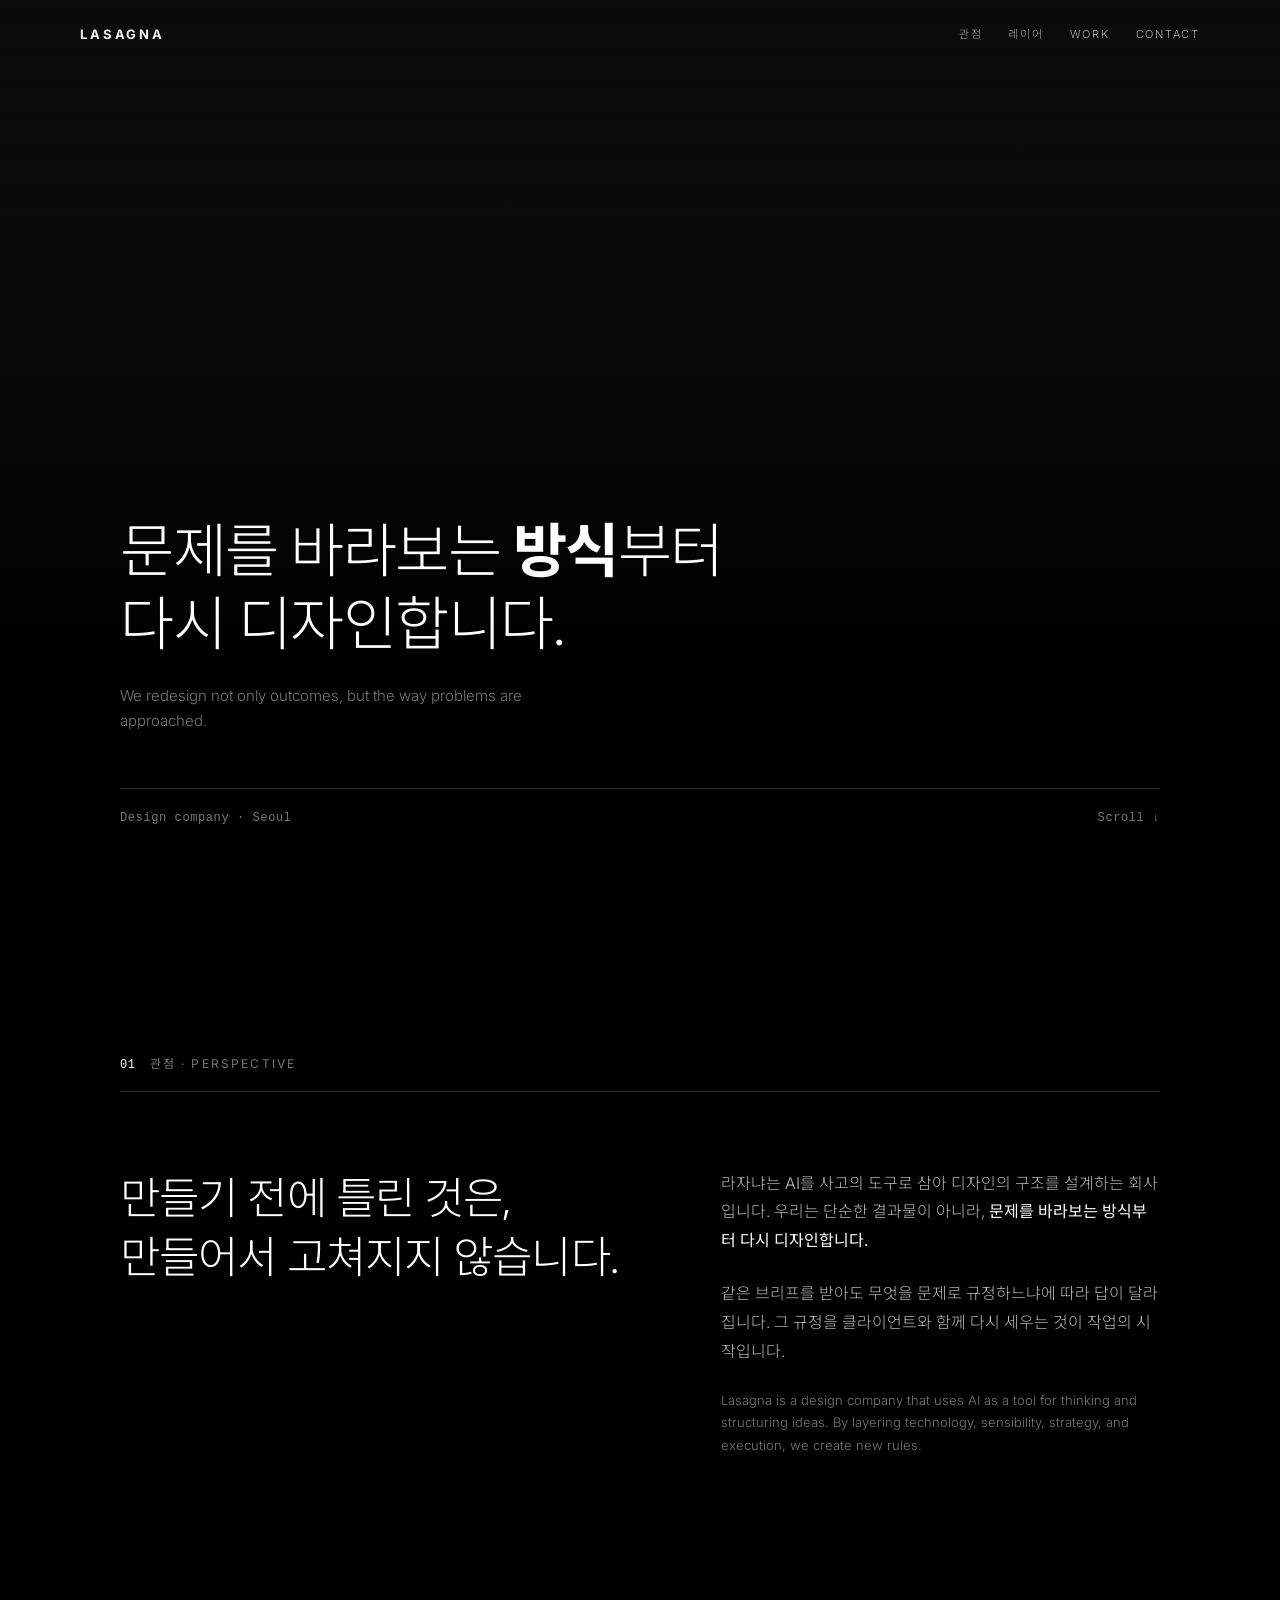
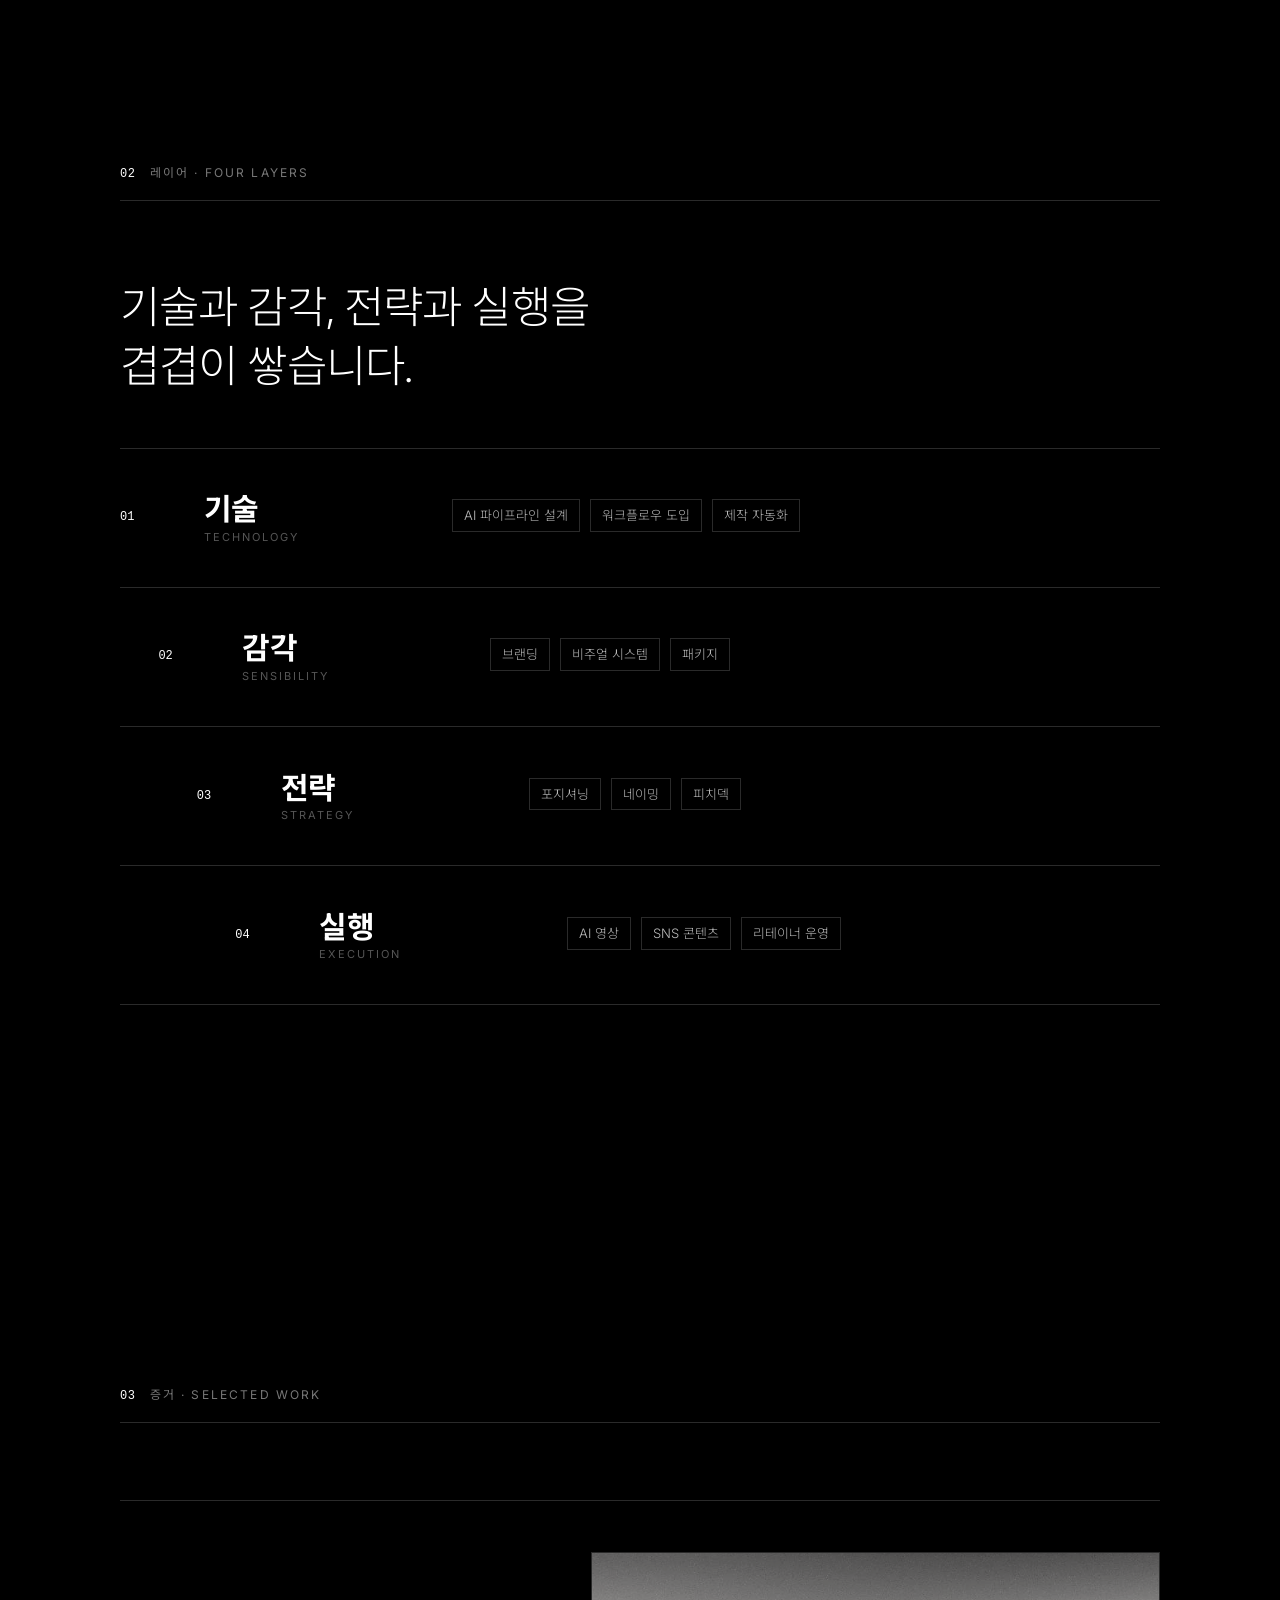
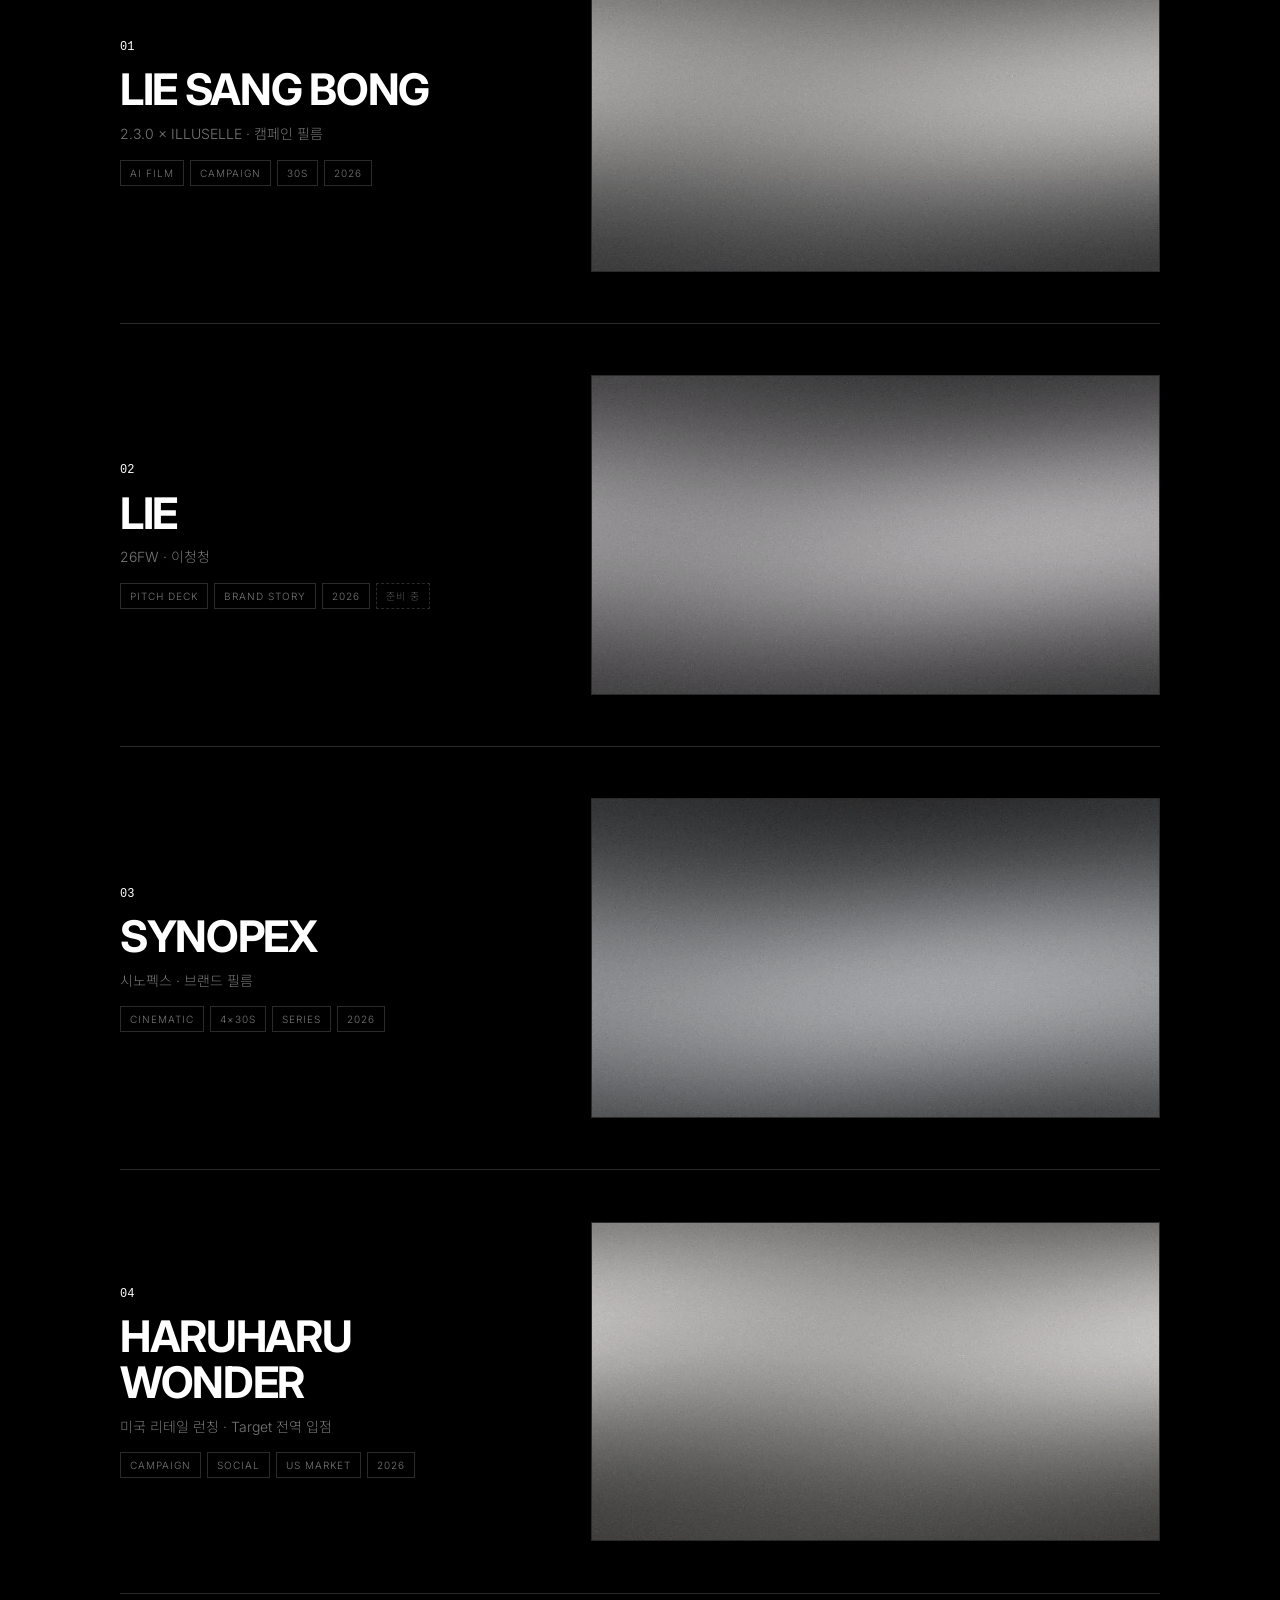
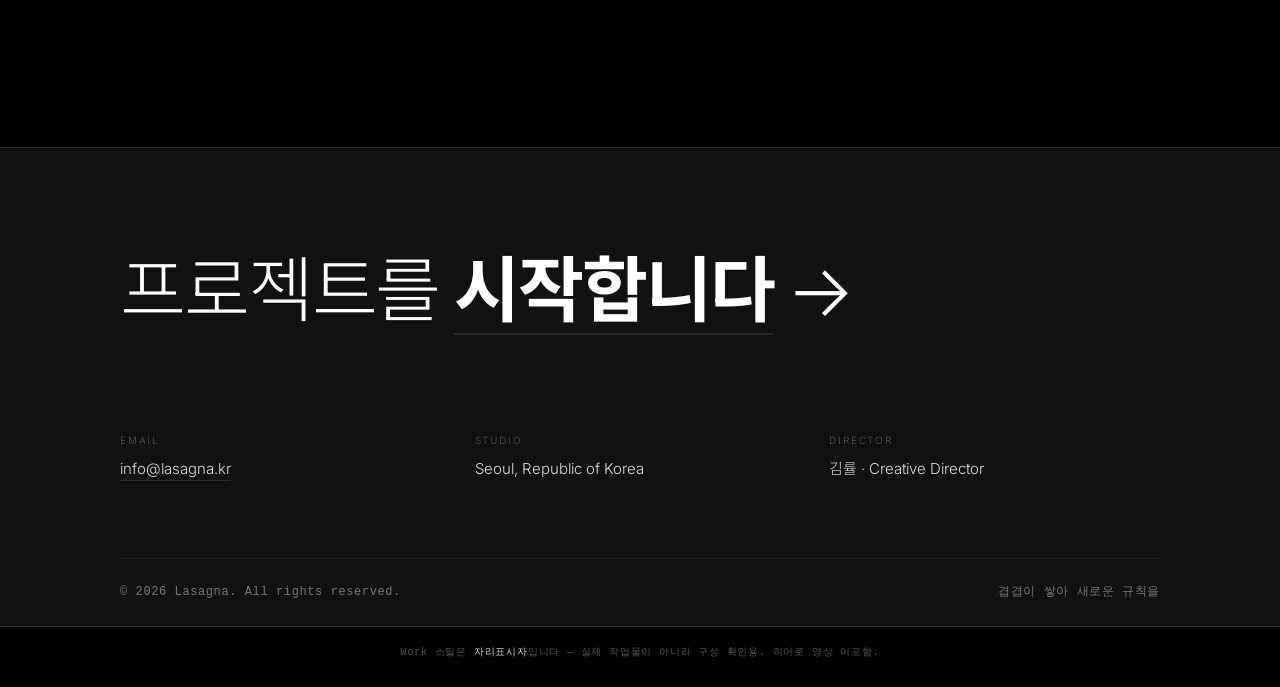
<file: preview/lasagna-home-v3.html>
<!DOCTYPE html>
<html lang="ko">
<head>
<meta charset="UTF-8">
<meta name="viewport" content="width=device-width, initial-scale=1.0">
<title>Lasagna Home v3</title>
<meta name="description" content="라자냐는 AI를 사고의 도구로 삼아 디자인의 구조를 설계하는 회사입니다. 기술과 감각, 전략과 실행을 겹겹이 쌓아 새로운 규칙을 만들어갑니다.">
<meta name="theme-color" content="#000000">
<meta property="og:type" content="website">
<meta property="og:title" content="Lasagna">
<meta property="og:description" content="문제를 바라보는 방식부터 다시 디자인합니다.">
<meta property="og:image" content="assets/kv/og.jpg">
<meta property="og:locale" content="ko_KR">
<link href="https://fonts.googleapis.com/css2?family=Inter:wght@300;400;700&family=Noto+Sans+KR:wght@300;400;700&display=swap" rel="stylesheet">
<style>
/* ==========================================================================
   LASAGNA — Base
   구조 원리: 겹겹이 쌓기(layering). 이름이 곧 방법론이다.

   타입: 현재 라이브 사이트와 동일하게 Inter + Noto Sans KR.
        둘 다 고딕이라 "올고딕" 하드룰을 만족한다. 브랜드에 이미 자리잡은
        조합이므로 시스템 폰트로 바꾸지 않는다.

   컬러: 흑백 기조. 액센트는 --accent 한 줄로 바뀐다.
        (라이브 사이트에 액센트 컬러가 없어 흑백을 기본값으로 둔다)
   ========================================================================== */

:root {
  --bg:        #000;
  --bg-raise:  #111;
  --bg-layer:  #0a0a0a;

  --fg:        #fff;
  --fg-2:      #ddd;
  --fg-3:      #bbb;
  --fg-4:      #777;
  --fg-5:      #555;

  --rule:      #2a2a2a;
  --rule-soft: #1c1c1c;

  /* 액센트 — 흑백 기조에서는 흰색. 주황안은 이 한 줄만 바꾼다. */
  --accent:    var(--fg);

  --font: 'Inter', 'Noto Sans KR', -apple-system, 'Apple SD Gothic Neo',
          Helvetica, Arial, sans-serif;
  --mono: 'Courier New', ui-monospace, monospace;

  --margin: 24px;
  --maxw:   1200px;
  --ease:   cubic-bezier(0.22, 1, 0.36, 1);
}

@media (min-width: 768px)  { :root { --margin: 50px; } }
@media (min-width: 1280px) { :root { --margin: 80px; } }

*, *::before, *::after { box-sizing: border-box; }

html { -webkit-text-size-adjust: 100%; scroll-behavior: smooth; }
@media (prefers-reduced-motion: reduce) { html { scroll-behavior: auto; } }

body {
  margin: 0;
  background: var(--bg);
  color: var(--fg);
  font-family: var(--font);
  font-weight: 300;
  font-size: 16px;
  line-height: 1.6;
  -webkit-font-smoothing: antialiased;
  -moz-osx-font-smoothing: grayscale;
  overflow-x: hidden;
}

h1, h2, h3, h4, p, figure, ul, ol, dl, dd { margin: 0; }
ul, ol { padding: 0; list-style: none; }
img, video { display: block; max-width: 100%; }
a { color: inherit; text-decoration: none; }
button { font: inherit; color: inherit; background: none; border: 0; cursor: pointer; }

/* 올고딕 하드룰: 가짜 이탤릭 금지. 한글엔 진짜 이탤릭이 없다. */
em, i, cite, dfn { font-style: normal; }

::selection { background: var(--fg); color: var(--bg); }

:focus-visible { outline: 1px solid var(--accent); outline-offset: 4px; }

.skip {
  position: absolute; left: -9999px; top: 0; z-index: 999;
  background: var(--fg); color: var(--bg); padding: 12px 18px; font-weight: 700;
}
.skip:focus { left: 0; }

/* --- 레이아웃 ------------------------------------------------------------- */
.shell {
  width: 100%; max-width: var(--maxw);
  margin-inline: auto; padding-inline: var(--margin);
}

.section { padding-block: clamp(90px, 12vw, 180px); }

/* 섹션 머리 — 번호 + 라벨, 헤어라인 */
.sec-head {
  display: flex; align-items: baseline; gap: 14px;
  padding-bottom: 16px; margin-bottom: clamp(40px, 6vw, 80px);
  border-bottom: 1px solid var(--rule);
}
.sec-num {
  font-family: var(--mono); font-size: 0.75rem;
  color: var(--accent); letter-spacing: 0.05em;
}
.sec-label {
  font-size: 0.75rem; font-weight: 400;
  letter-spacing: 0.18em; text-transform: uppercase; color: var(--fg-4);
}

/* --- 타입 ----------------------------------------------------------------- */
.t-lead {
  font-size: clamp(1.5rem, 3.6vw, 2.75rem);
  line-height: 1.35; font-weight: 300; letter-spacing: -0.02em;
  text-wrap: balance;
}
.t-body { font-size: 1rem; line-height: 1.8; color: var(--fg-3); font-weight: 300; }
.t-small { font-size: 0.8125rem; line-height: 1.7; color: var(--fg-4); }

.mono {
  font-family: var(--mono); font-size: 0.75rem;
  letter-spacing: 0.05em; color: var(--fg-4);
}

/* --- 리빌 -----------------------------------------------------------------
   기본은 '보이는' 상태다. JS 가 <html> 에 .js 를 붙였을 때만 숨겼다가
   스크롤에 맞춰 드러낸다. 스크립트가 죽어도 내용은 남는다. */
.reveal { opacity: 1; transform: none; }
.js .reveal {
  opacity: 0; transform: translateY(20px);
  transition: opacity 0.8s var(--ease), transform 0.8s var(--ease);
  transition-delay: var(--d, 0ms);
}
.js .reveal.in { opacity: 1; transform: none; }
@media (prefers-reduced-motion: reduce) {
  .reveal { opacity: 1; transform: none; transition: none; }
}

/* 액센트 텍스트 유틸 */
.accent { color: var(--accent); }

/* ==========================================================================
   LASAGNA — Home v3
   ========================================================================== */

/* --------------------------------------------------------------- NAV ----- */
.nav {
  position: fixed; inset: 0 0 auto 0; z-index: 60;
  display: flex; align-items: center; justify-content: space-between;
  padding: 24px var(--margin);
  mix-blend-mode: difference;
}
.nav__logo img { width: 96px; height: auto; filter: invert(1) brightness(100); }
.nav__links { display: none; gap: 26px; }
@media (min-width: 840px) { .nav__links { display: flex; } }
.nav__link {
  font-size: 0.6875rem; letter-spacing: 0.16em; text-transform: uppercase;
  color: var(--fg-3); transition: color 0.3s var(--ease);
}
.nav__link:hover { color: var(--fg); }

/* -------------------------------------------------------------- HERO ----- */
.hero {
  position: relative; min-height: 100svh;
  display: flex; align-items: flex-end;
  padding-bottom: clamp(48px, 8vh, 96px);
  overflow: hidden;
}
.hero__media { position: absolute; inset: 0; z-index: -2; background: var(--bg); }
.hero__video {
  width: 100%; height: 100%; object-fit: cover;
  filter: saturate(0.15) contrast(1.1) brightness(0.5);
  opacity: 0; transition: opacity 1.2s var(--ease);
}
.hero__video.ready { opacity: 1; }
.hero__media::after {
  content: ""; position: absolute; inset: 0;
  background: linear-gradient(180deg, #151515 0%, #000 80%);
  opacity: 1; transition: opacity 1.2s var(--ease);
}
.hero[data-video="ok"] .hero__media::after { opacity: 0; }
.hero__scrim {
  position: absolute; inset: 0; z-index: -1;
  background: linear-gradient(180deg, rgba(0,0,0,0.5), rgba(0,0,0,0.15) 40%, rgba(0,0,0,0.85));
}

.hero__inner { width: 100%; }
.hero__line {
  font-size: clamp(1.75rem, 4.6vw, 3.75rem);
  line-height: 1.25; font-weight: 300; letter-spacing: -0.025em;
  max-width: 20ch;
}
.hero__line strong { font-weight: 700; color: var(--accent); }
.hero__en {
  margin-top: 22px; max-width: 52ch;
  font-size: 0.9375rem; line-height: 1.7; color: var(--fg-4);
}
.hero__foot {
  display: flex; flex-wrap: wrap; gap: 16px 28px;
  justify-content: space-between; align-items: baseline;
  margin-top: clamp(40px, 6vh, 72px);
  padding-top: 20px; border-top: 1px solid var(--rule);
}

/* ------------------------------------------------------------ 01 관점 ---- */
.view__grid { display: grid; gap: clamp(32px, 5vw, 72px); }
@media (min-width: 980px) { .view__grid { grid-template-columns: 1.1fr 0.9fr; } }
.view__body { display: grid; gap: 24px; max-width: 52ch; align-content: start; }

/* ---------------------------------------------------------- 02 레이어 ---- */
/* 네 개 층이 겹겹이 쌓이는 단면. 각 층은 오른쪽으로 한 칸씩 밀린다. */
.layers { border-top: 1px solid var(--rule); }

.layer {
  position: relative;
  display: grid; gap: 10px 28px;
  padding: clamp(28px, 3.4vw, 44px) 0;
  border-bottom: 1px solid var(--rule);
  /* 층이 쌓일수록 안으로 들어간다 — 단면도처럼 */
  padding-left: calc(var(--i, 0) * clamp(0px, 3vw, 44px));
  transition: background 0.5s var(--ease), padding-left 0.5s var(--ease);
}
@media (min-width: 840px) {
  .layer { grid-template-columns: 56px minmax(0, 220px) minmax(0, 1fr); align-items: baseline; }
}
.layer:hover { background: var(--bg-raise); }

.layer__i { font-family: var(--mono); font-size: 0.75rem; color: var(--accent); }
.layer__name {
  font-size: clamp(1.25rem, 2.4vw, 1.875rem);
  font-weight: 700; letter-spacing: -0.02em; line-height: 1.15;
}
.layer__name span {
  display: block; margin-top: 4px;
  font-size: 0.6875rem; font-weight: 400; letter-spacing: 0.18em;
  text-transform: uppercase; color: var(--fg-5);
}
.layer__do { display: flex; flex-wrap: wrap; gap: 6px 10px; align-content: start; }
.layer__do li {
  font-size: 0.8125rem; color: var(--fg-3);
  border: 1px solid var(--rule); padding: 5px 11px; white-space: nowrap;
}

.layers__note {
  margin-top: 28px; max-width: 46ch;
}

/* ---------------------------------------------------------- 03 증거 ------
   Work 는 이미지가 구조에 들어간다. 텍스트 블록 + 16:9 스틸이 한 행이다.
   커서를 따라다니던 프리뷰는 뺐다 — 이미지가 제자리를 가지면 필요 없다. */
.work { border-top: 1px solid var(--rule); }

.work__row {
  position: relative;
  display: grid; gap: 16px;
  padding-block: clamp(28px, 4vw, 56px);
  border-bottom: 1px solid var(--rule);
}
@media (min-width: 860px) {
  .work__row {
    grid-template-columns: minmax(0, 0.85fr) minmax(0, 1.15fr);
    gap: clamp(28px, 4vw, 64px); align-items: center;
  }
}

.work__txt { display: grid; gap: 10px; align-content: center; }

.work__i { font-family: var(--mono); font-size: 0.75rem; color: var(--accent); }

.work__name {
  font-size: clamp(1.5rem, 3.4vw, 2.75rem);
  font-weight: 700; letter-spacing: -0.03em; line-height: 1.05;
  transition: opacity 0.35s var(--ease);
}
.work__meta { font-size: 0.875rem; color: var(--fg-4); }
.work__meta.pending { color: var(--fg-5); }

.work__tags { display: flex; flex-wrap: wrap; gap: 6px; margin-top: 4px; }
.work__tag {
  font-size: 0.625rem; letter-spacing: 0.1em; text-transform: uppercase;
  color: var(--fg-4); border: 1px solid var(--rule); padding: 4px 9px; white-space: nowrap;
}
.work__tag--soon { border-style: dashed; color: var(--fg-5); }

/* 스틸 — 저채도 유지. 호버에서만 채도가 살아난다 */
.work__still {
  aspect-ratio: 16 / 9; overflow: hidden; background: var(--bg-raise);
  border: 1px solid var(--rule);
}
.work__still img {
  width: 100%; height: 100%; object-fit: cover; display: block;
  filter: saturate(0.25) contrast(1.05) brightness(0.86);
  transform: scale(1.01);
  transition: filter 0.6s var(--ease), transform 0.9s var(--ease);
}
.work__row:hover .work__still img,
.work__row:focus-within .work__still img {
  filter: saturate(0.7) contrast(1.02) brightness(1);
  transform: scale(1.04);
}
.work__row:hover .work__name { opacity: 0.55; }

.work__hit { position: absolute; inset: 0; }
.work__row.is-unlinked .work__hit { cursor: default; }

@media (prefers-reduced-motion: reduce) {
  .work__still img { transition: none; transform: none; }
  .work__row:hover .work__still img { transform: none; }
}

/* ---------------------------------------------------------- 04 연락 ------ */
.contact { border-top: 1px solid var(--rule); background: var(--bg-raise); }
.contact__line {
  display: block; padding-block: clamp(56px, 8vw, 110px);
  font-size: clamp(1.75rem, 5.6vw, 4.5rem);
  font-weight: 300; letter-spacing: -0.03em; line-height: 1.1;
}
.contact__line em { font-weight: 700; color: var(--accent); border-bottom: 2px solid var(--rule); }
.contact__line:hover em { border-bottom-color: var(--accent); }

.contact__rows {
  display: grid; gap: 24px; padding-bottom: clamp(48px, 6vw, 80px);
}
@media (min-width: 720px) { .contact__rows { grid-template-columns: repeat(3, 1fr); } }
.contact__k {
  display: block; font-size: 0.625rem; letter-spacing: 0.18em;
  text-transform: uppercase; color: var(--fg-5); margin-bottom: 8px;
}
.contact__v { font-size: 0.9375rem; color: var(--fg-2); }
.contact__v a { border-bottom: 1px solid var(--rule); padding-bottom: 2px; }
.contact__v a:hover { border-bottom-color: var(--fg); }
.copied { margin-left: 8px; font-size: 0.75rem; color: var(--fg-4); opacity: 0; transition: opacity 0.25s; }
.copied.show { opacity: 1; }

.foot {
  display: flex; flex-wrap: wrap; gap: 12px 24px; justify-content: space-between;
  padding-block: 24px; border-top: 1px solid var(--rule-soft);
}


/* ── 단일 파일 미리보기 전용 ───────────────────────────────────────────────
   에셋 파일이 없는 상태에서 보기 위한 것. 실제 사이트에는 적용되지 않는다. */
.nav__logo {
  font-weight: 700; font-size: 0.8125rem;
  letter-spacing: 0.22em; text-transform: uppercase;
}
.preview-note {
  /* 고정이 아니라 문서 끝에 놓는다 — 콘텐츠를 가리지 않도록 */
  border-top: 1px solid var(--rule); background: var(--bg);
  padding: 18px var(--margin) 26px;
  font-family: var(--mono); font-size: 0.625rem;
  letter-spacing: 0.08em; color: var(--fg-5); text-align: center;
}
.preview-note b { color: var(--fg-2); font-weight: 400; }

</style>
</head>
<body>

<a class="skip" href="#main">본문으로 건너뛰기</a>

<header class="nav">
  <a class="nav__logo" href="#top" aria-label="Lasagna — 홈">Lasagna</a>
  <nav class="nav__links" aria-label="주요 메뉴">
    <a class="nav__link" href="#view">관점</a>
    <a class="nav__link" href="#layers">레이어</a>
    <a class="nav__link" href="#work">Work</a>
    <a class="nav__link" href="#contact">Contact</a>
  </nav>
</header>

<main id="main">

<!-- ══════════════════════════════════════════════════════════════ 00 HERO -->
<section class="hero" id="top" data-video="pending">
  <div class="hero__media"></div>
  <div class="hero__scrim" aria-hidden="true"></div>

  <div class="shell hero__inner">
    <h1 class="hero__line">
      문제를 바라보는 <strong>방식</strong>부터<br>다시 디자인합니다.
    </h1>
    <p class="hero__en">
      We redesign not only outcomes, but the way problems are approached.
    </p>
    <div class="hero__foot">
      <span class="mono">Design company · Seoul</span>
      <a class="mono" href="#view">Scroll ↓</a>
    </div>
  </div>
</section>

<!-- ════════════════════════════════════════════════════════════ 01 관점 -->
<section class="section" id="view">
  <div class="shell">
    <div class="sec-head">
      <span class="sec-num">01</span>
      <h2 class="sec-label">관점 · Perspective</h2>
    </div>

    <div class="view__grid">
      <p class="t-lead reveal">
        만들기 전에 틀린 것은,<br>만들어서 고쳐지지 않습니다.
      </p>
      <div class="view__body">
        <p class="t-body reveal" style="--d:80ms">
          라자냐는 AI를 사고의 도구로 삼아 디자인의 구조를 설계하는 회사입니다.
          우리는 단순한 결과물이 아니라, <strong style="color:var(--fg);font-weight:400">문제를
          바라보는 방식부터 다시 디자인합니다.</strong>
        </p>
        <p class="t-body reveal" style="--d:160ms">
          같은 브리프를 받아도 무엇을 문제로 규정하느냐에 따라 답이 달라집니다.
          그 규정을 클라이언트와 함께 다시 세우는 것이 작업의 시작입니다.
        </p>
        <p class="t-small reveal" style="--d:240ms">
          Lasagna is a design company that uses AI as a tool for thinking and
          structuring ideas. By layering technology, sensibility, strategy, and
          execution, we create new rules.
        </p>
      </div>
    </div>
  </div>
</section>

<!-- ══════════════════════════════════════════════════════════ 02 레이어 -->
<section class="section" id="layers">
  <div class="shell">
    <div class="sec-head">
      <span class="sec-num">02</span>
      <h2 class="sec-label">레이어 · Four Layers</h2>
    </div>

    <p class="t-lead reveal" style="margin-bottom:clamp(32px,4vw,56px);max-width:24ch">
      기술과 감각, 전략과 실행을<br>겹겹이 쌓습니다.
    </p>

    <div class="layers">
      <article class="layer reveal" style="--i:0">
        <span class="layer__i">01</span>
        <h3 class="layer__name">기술<span>Technology</span></h3>
        <ul class="layer__do">
          <li>AI 파이프라인 설계</li><li>워크플로우 도입</li><li>제작 자동화</li>
        </ul>
      </article>
      <article class="layer reveal" style="--i:1; --d:80ms">
        <span class="layer__i">02</span>
        <h3 class="layer__name">감각<span>Sensibility</span></h3>
        <ul class="layer__do">
          <li>브랜딩</li><li>비주얼 시스템</li><li>패키지</li>
        </ul>
      </article>
      <article class="layer reveal" style="--i:2; --d:160ms">
        <span class="layer__i">03</span>
        <h3 class="layer__name">전략<span>Strategy</span></h3>
        <ul class="layer__do">
          <li>포지셔닝</li><li>네이밍</li><li>피치덱</li>
        </ul>
      </article>
      <article class="layer reveal" style="--i:3; --d:240ms">
        <span class="layer__i">04</span>
        <h3 class="layer__name">실행<span>Execution</span></h3>
        <ul class="layer__do">
          <li>AI 영상</li><li>SNS 콘텐츠</li><li>리테이너 운영</li>
        </ul>
      </article>
    </div>

    <p class="t-small layers__note reveal">
      네 층은 순서가 아니라 두께입니다. 프로젝트마다 어느 층을 두껍게 쌓을지가 달라집니다.
    </p>
  </div>
</section>

<!-- ════════════════════════════════════════════════════════════ 03 증거 -->
<section class="section" id="work">
  <div class="shell">
    <div class="sec-head">
      <span class="sec-num">03</span>
      <h2 class="sec-label">증거 · Selected Work</h2>
    </div>

    <ul class="work" id="workList"></ul>

    <noscript>
      <p class="t-body" style="padding-top:20px">이상봉 · LIE · SYNOPEX · 하루하루</p>
    </noscript>
  </div>
</section>

</main>

<!-- ════════════════════════════════════════════════════════════ 04 연락 -->
<section class="contact" id="contact">
  <div class="shell">
    <a class="contact__line" href="mailto:info@lasagna.kr">
      프로젝트를 <em>시작합니다</em> →
    </a>

    <div class="contact__rows">
      <div>
        <span class="contact__k">Email</span>
        <span class="contact__v">
          <a href="mailto:info@lasagna.kr" data-mail>info@lasagna.kr</a><span class="copied">복사됨</span>
        </span>
      </div>
      <div>
        <span class="contact__k">Studio</span>
        <span class="contact__v">Seoul, Republic of Korea</span>
      </div>
      <div>
        <span class="contact__k">Director</span>
        <span class="contact__v">김률 · Creative Director</span>
      </div>
    </div>

    <div class="foot">
      <span class="mono">© 2026 Lasagna. All rights reserved.</span>
      <span class="mono">겹겹이 쌓아 새로운 규칙을</span>
    </div>
  </div>
</section>

<div class="preview-note">Work 스틸은 <b>자리표시자</b>입니다 — 실제 작업물이 아니라 구성 확인용. 히어로 영상 미포함.</div>
<script>
(function () {
  'use strict';
  var REDUCED = window.matchMedia('(prefers-reduced-motion: reduce)').matches;
  document.documentElement.classList.add('js');

  function el(t, c, x) { var n = document.createElement(t); if (c) n.className = c;
    if (x != null) n.textContent = x; return n; }
  function pad(n) { return (n < 10 ? '0' : '') + n; }

  var io = null;
  if ('IntersectionObserver' in window && !REDUCED) {
    io = new IntersectionObserver(function (es) {
      es.forEach(function (e) { if (e.isIntersecting) { e.target.classList.add('in'); io.unobserve(e.target); } });
    }, { rootMargin: '0px 0px -10% 0px', threshold: 0.06 });
  }
  function observe(n) { if (io) io.observe(n); else n.classList.add('in'); }
  document.querySelectorAll('.reveal').forEach(observe);

  var ITEMS = [{"name": "LIE SANG BONG", "meta": "2.3.0 × ILLUSELLE · 캠페인 필름", "tags": ["AI Film", "Campaign", "30s"], "year": "2026", "page": "work/lie-sang-bong.html", "still": "[data-uri]"}, {"name": "LIE", "meta": "26FW · 이청청", "tags": ["Pitch Deck", "Brand Story"], "year": "2026", "page": null, "still": "[data-uri]"}, {"name": "SYNOPEX", "meta": "시노펙스 · 브랜드 필름", "tags": ["Cinematic", "4×30s", "Series"], "year": "2026", "page": "work/synopex.html", "still": "[data-uri]"}, {"name": "HARUHARU WONDER", "meta": "미국 리테일 런칭 · Target 전역 입점", "tags": ["Campaign", "Social", "US Market"], "year": "2026", "page": "work/haruharu-wonder.html", "still": "[data-uri]"}];

  var list = document.getElementById('workList');
  if (list) {
    ITEMS.forEach(function (item, i) {
      var row = el('li', 'work__row reveal');
      row.style.setProperty('--d', (i * 70) + 'ms');
      var txt = el('div', 'work__txt');
      txt.appendChild(el('span', 'work__i', pad(i + 1)));
      txt.appendChild(el('h3', 'work__name', item.name));
      var meta = el('span', 'work__meta', item.meta || '자료 정리 중');
      if (!item.meta) meta.classList.add('pending');
      txt.appendChild(meta);
      var tags = el('ul', 'work__tags');
      (item.tags || []).forEach(function (t) { tags.appendChild(el('li', 'work__tag', t)); });
      tags.appendChild(el('li', 'work__tag', item.year));
      if (!item.page) tags.appendChild(el('li', 'work__tag work__tag--soon', '준비 중'));
      txt.appendChild(tags);
      row.appendChild(txt);

      if (item.still) {
        var still = el('figure', 'work__still');
        var img = el('img');
        img.setAttribute('alt', item.name + ' — 자리표시자');
        img.setAttribute('src', item.still);
        still.appendChild(img);
        row.appendChild(still);
      }
      list.appendChild(row);
      observe(row);
    });
  }

  document.querySelectorAll('a[data-mail]').forEach(function (a) {
    a.addEventListener('click', function () {
      var note = a.parentNode.querySelector('.copied');
      if (navigator.clipboard && navigator.clipboard.writeText) {
        navigator.clipboard.writeText(a.textContent.trim()).then(function () {
          if (!note) return;
          note.classList.add('show');
          setTimeout(function () { note.classList.remove('show'); }, 2000);
        }, function () {});
      }
    });
  });
})();
</script>
</body>
</html>
</file>
